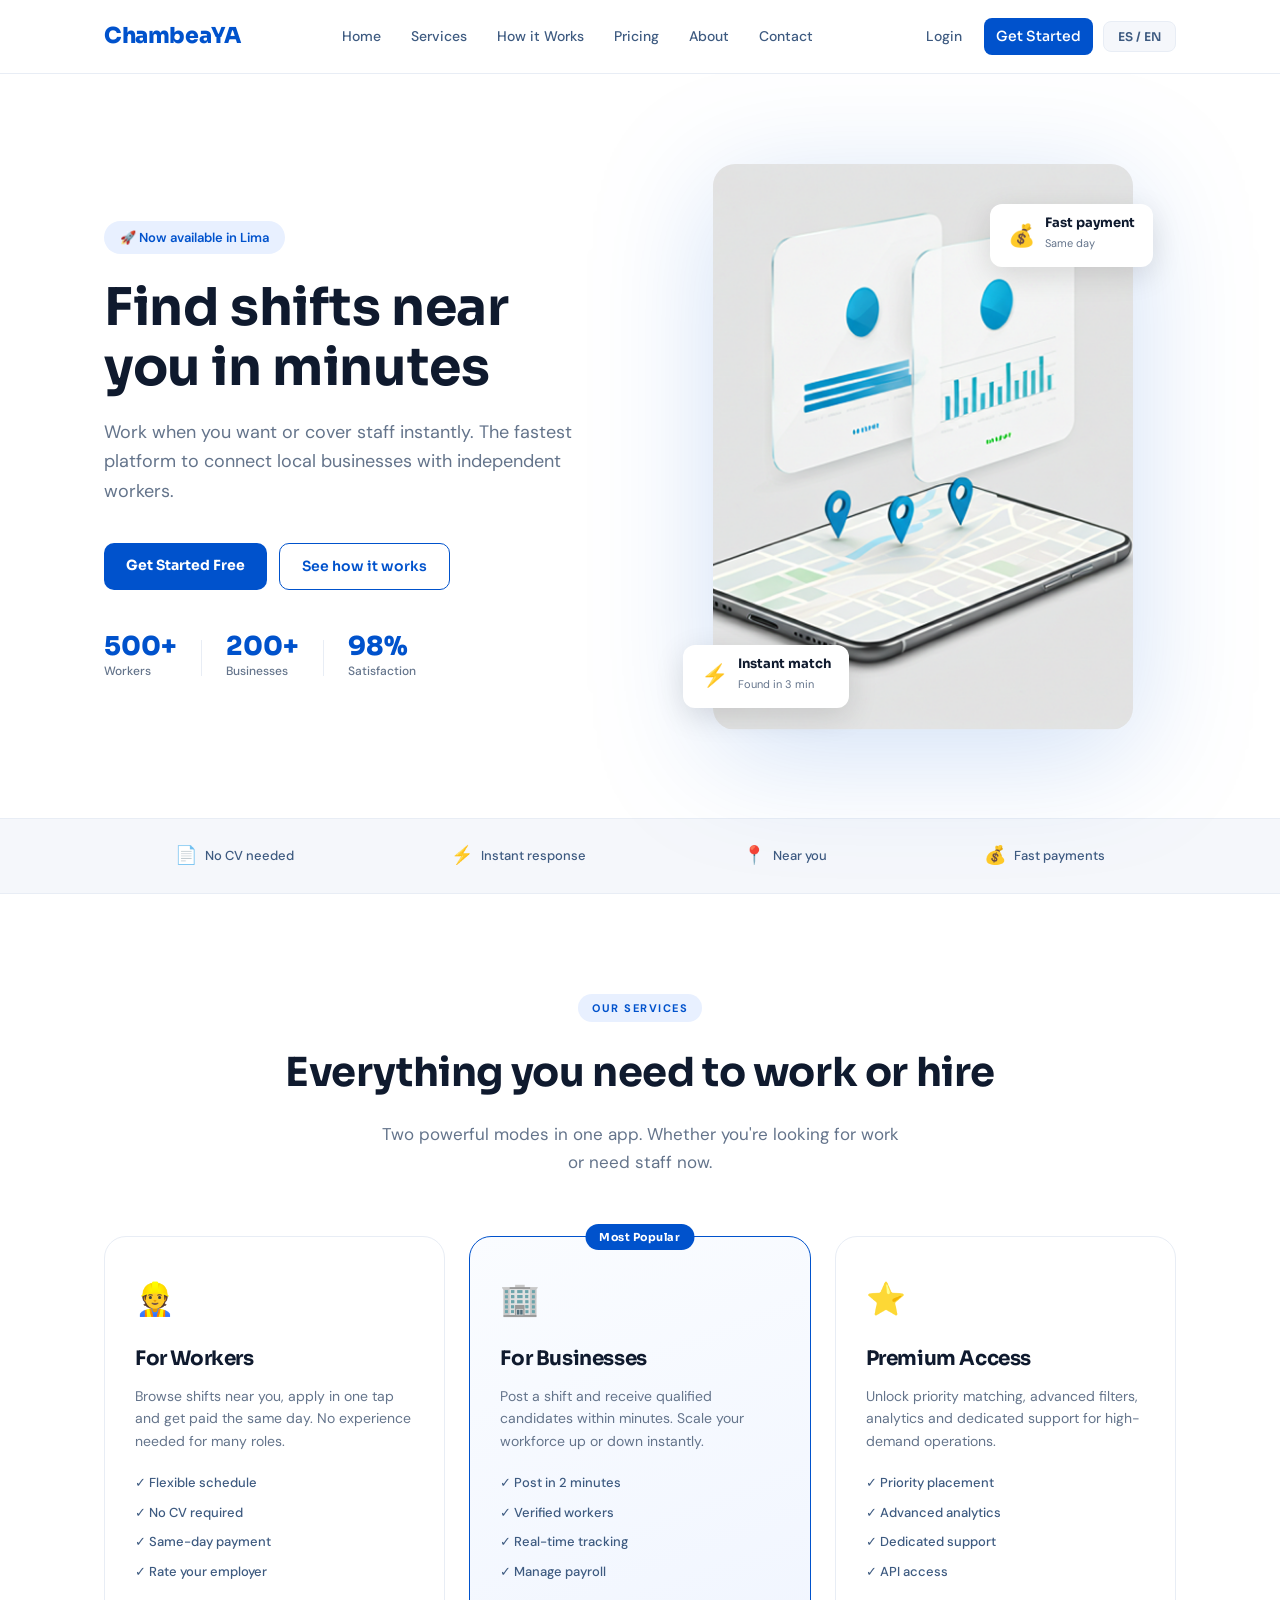
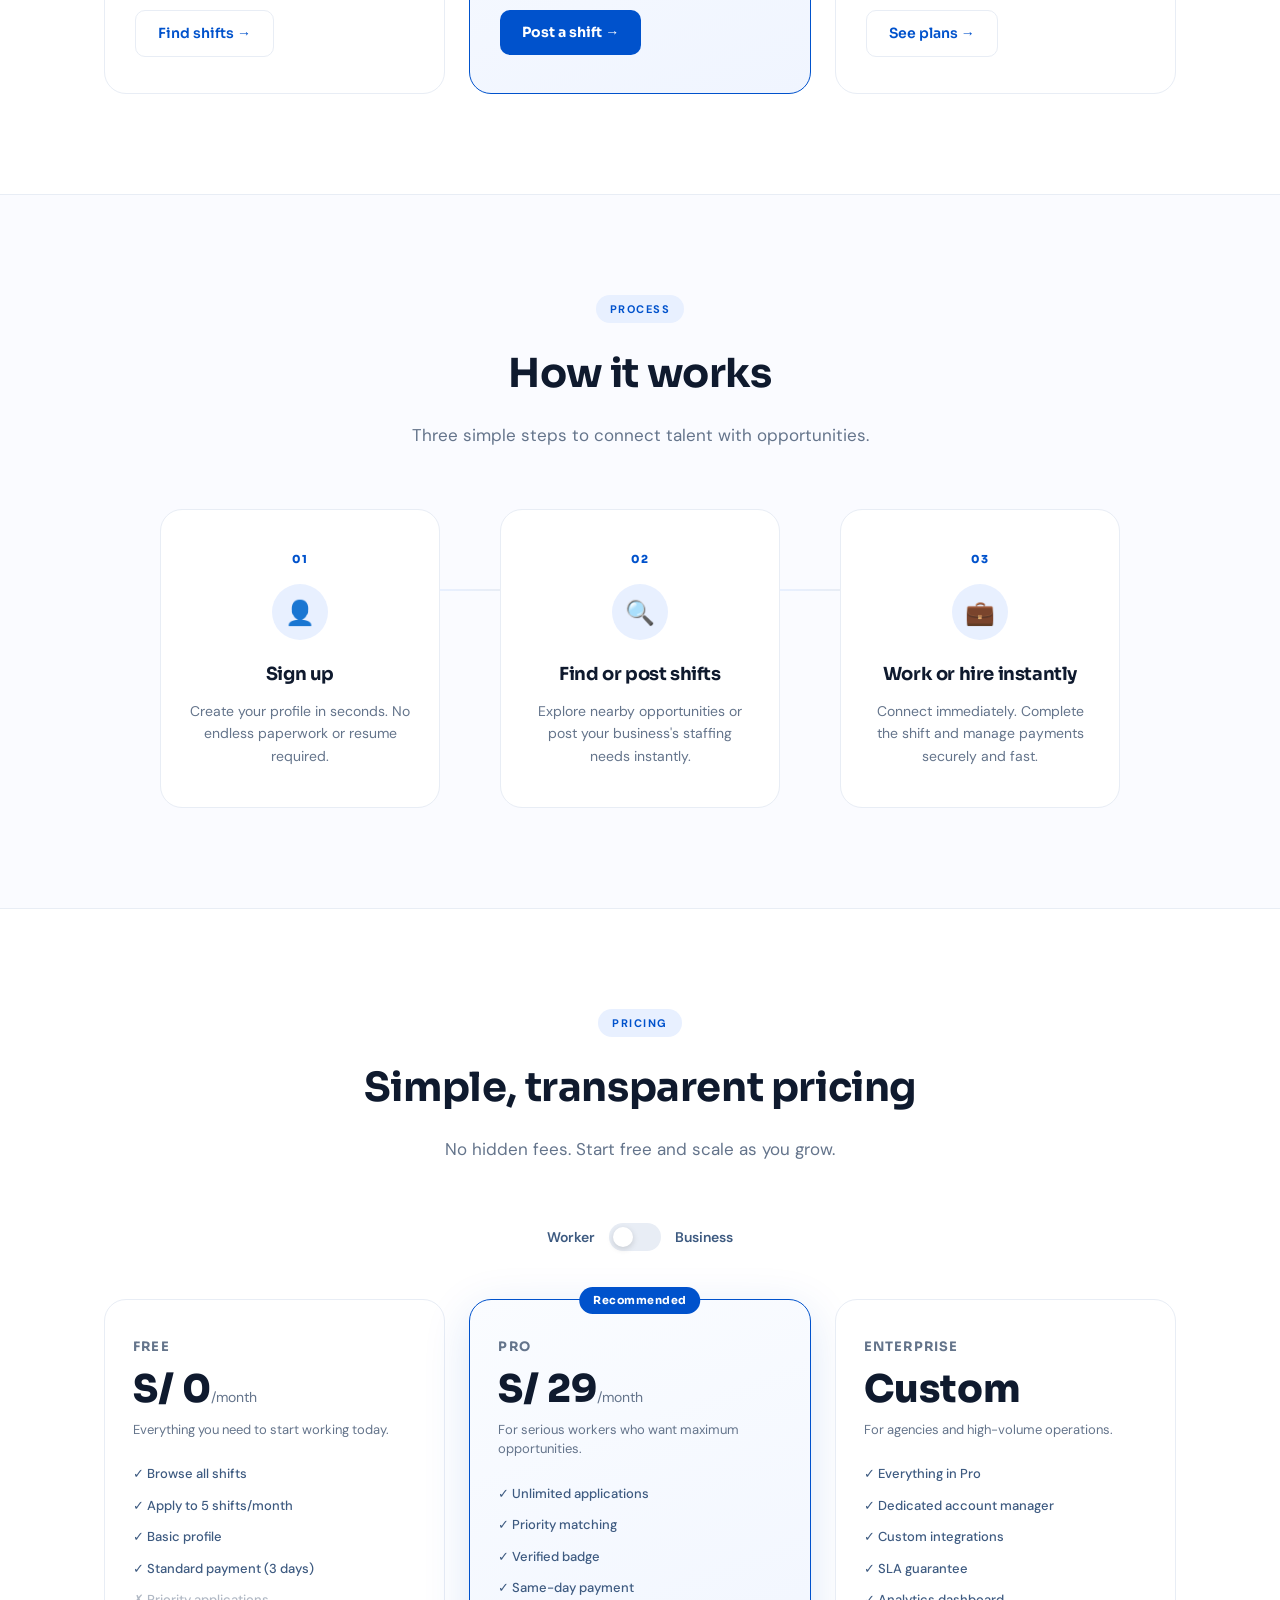
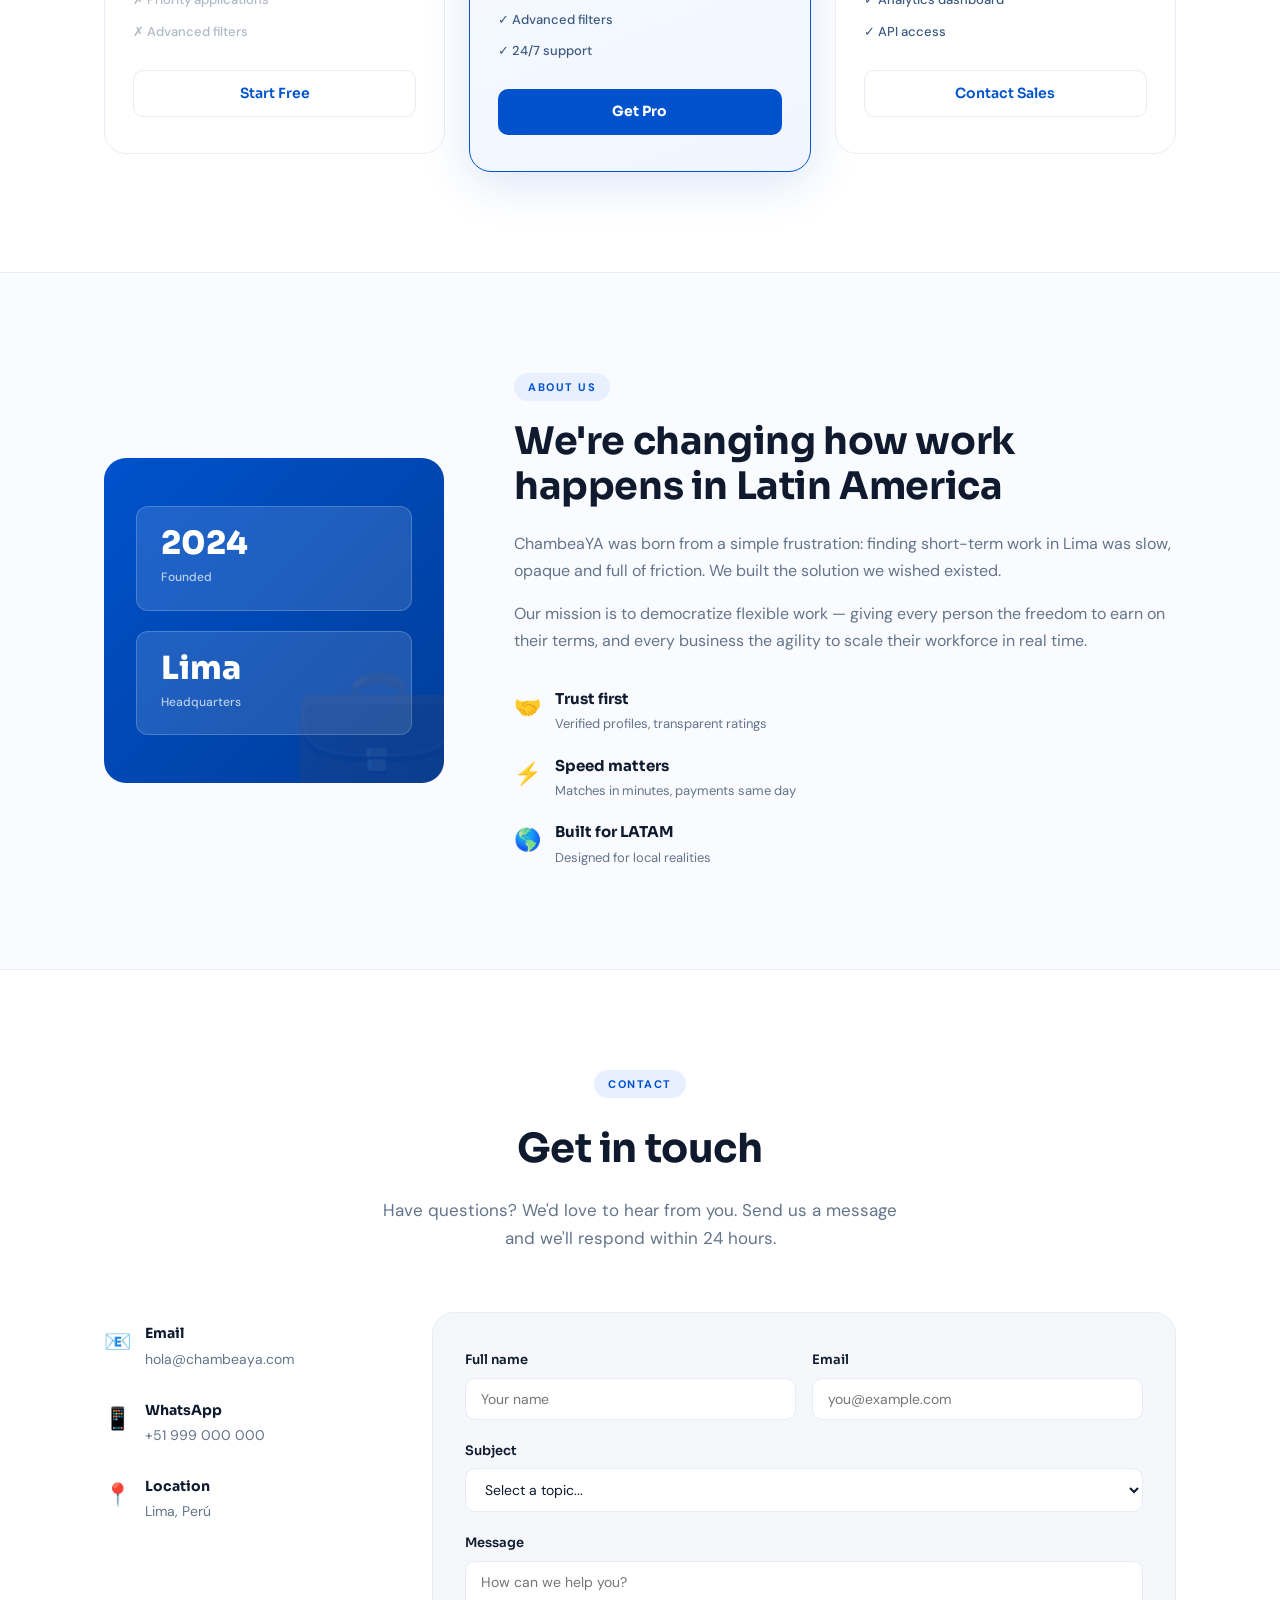
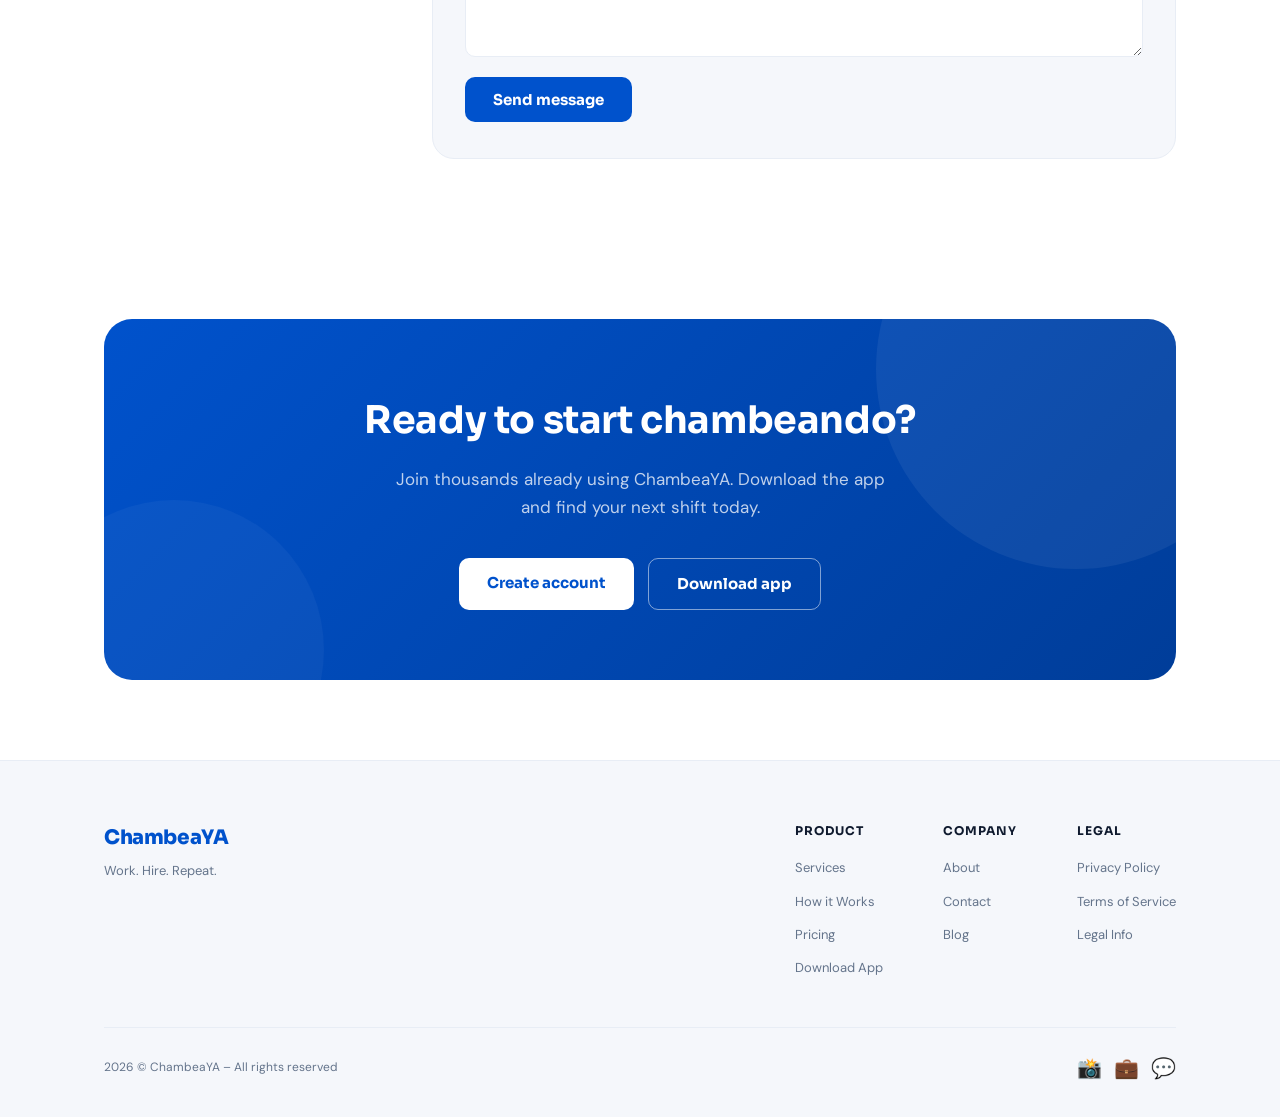
<file: index.html>
<!DOCTYPE html>
<html lang="en">
<head>
    <meta charset="UTF-8">
    <meta name="viewport" content="width=device-width, initial-scale=1.0">
    <title>ChambeaYA - Find shifts near you</title>
    <link href="https://fonts.googleapis.com/css2?family=Sora:wght@400;600;700;800&family=DM+Sans:wght@400;500&display=swap" rel="stylesheet">
    <link rel="stylesheet" href="public/assets/styles/style.css">
</head>
<body>

    <!-- HEADER -->
    <header>
        <nav class="container">
            <div class="logo">ChambeaYA</div>
            <button class="menu-toggle" id="menu-toggle" aria-label="Toggle menu">
                <span></span><span></span><span></span>
            </button>
            <ul class="nav-links" id="nav-menu">
                <li><a href="#home" data-i18n="nav_home">Home</a></li>
                <li><a href="#services" data-i18n="nav_services">Services</a></li>
                <li><a href="#how" data-i18n="nav_how">How it Works</a></li>
                <li><a href="#pricing" data-i18n="nav_pricing">Pricing</a></li>
                <li><a href="#about" data-i18n="nav_about">About</a></li>
                <li><a href="#contact" data-i18n="nav_contact">Contact</a></li>
                <li><a href="#" data-i18n="nav_login" class="nav-login-mobile">Login</a></li>
                <li><a href="download.html" class="btn-primary" data-i18n="nav_get_started">Get Started</a></li>
                <li><button class="btn-lang" id="lang-switch">ES / EN</button></li>
            </ul>
            <div class="nav-auth" id="nav-auth-desktop">
                <a href="#" data-i18n="nav_login">Login</a>
                <a href="download.html" class="btn-primary" data-i18n="nav_get_started">Get Started</a>
                <button class="btn-lang" id="lang-switch-desktop">ES / EN</button>
            </div>
        </nav>
    </header>

    <main>

        <!-- HERO -->
        <section class="hero container" id="home">
            <div class="hero-content">
                <div class="hero-badge" data-i18n="hero_badge">🚀 Now available in Lima</div>
                <h1 data-i18n="hero_title">Find shifts near you <span class="highlight">in minutes</span></h1>
                <p data-i18n="hero_subtitle">Work when you want or cover staff instantly. The fastest platform to connect local businesses with independent workers.</p>
                <div class="hero-btns">
                    <a href="download.html" class="btn-primary" data-i18n="hero_btn">Get Started Free</a>
                    <a href="#how" class="btn-secondary" data-i18n="btn_how">See how it works</a>
                </div>
                <div class="hero-stats">
                    <div class="stat"><strong>500+</strong><span data-i18n="stat_workers">Workers</span></div>
                    <div class="stat-divider"></div>
                    <div class="stat"><strong>200+</strong><span data-i18n="stat_businesses">Businesses</span></div>
                    <div class="stat-divider"></div>
                    <div class="stat"><strong>98%</strong><span data-i18n="stat_satisfaction">Satisfaction</span></div>
                </div>
            </div>
            <div class="hero-image">
                <div class="hero-img-wrapper">
                    <img src="public/assets/images/Image.png" alt="ChambeaYA App Interface">
                    <div class="hero-badge-float badge-1">
                        <span class="badge-icon">⚡</span>
                        <div><strong data-i18n="badge1_title">Instant match</strong><small data-i18n="badge1_sub">Found in 3 min</small></div>
                    </div>
                    <div class="hero-badge-float badge-2">
                        <span class="badge-icon">💰</span>
                        <div><strong data-i18n="badge2_title">Fast payment</strong><small data-i18n="badge2_sub">Same day</small></div>
                    </div>
                </div>
            </div>
        </section>

        <!-- FEATURES BAR -->
        <section class="features-bar">
            <div class="container flex-row">
                <div class="feature-item"><span class="icon">📄</span><span data-i18n="feat_1">No CV needed</span></div>
                <div class="feature-item"><span class="icon">⚡</span><span data-i18n="feat_2">Instant response</span></div>
                <div class="feature-item"><span class="icon">📍</span><span data-i18n="feat_3">Near you</span></div>
                <div class="feature-item"><span class="icon">💰</span><span data-i18n="feat_4">Fast payments</span></div>
            </div>
        </section>

        <!-- SERVICES -->
        <section class="services container" id="services">
            <div class="section-label" data-i18n="services_label">Our Services</div>
            <h2 data-i18n="services_title">Everything you need to <span class="highlight">work or hire</span></h2>
            <p class="section-subtitle" data-i18n="services_subtitle">Two powerful modes in one app. Whether you're looking for work or need staff now.</p>
            <div class="services-grid">
                <div class="service-card service-worker">
                    <div class="service-icon">👷</div>
                    <h3 data-i18n="serv1_title">For Workers</h3>
                    <p data-i18n="serv1_desc">Browse shifts near you, apply in one tap and get paid the same day. No experience needed for many roles.</p>
                    <ul class="service-list">
                        <li data-i18n="serv1_f1">✓ Flexible schedule</li>
                        <li data-i18n="serv1_f2">✓ No CV required</li>
                        <li data-i18n="serv1_f3">✓ Same-day payment</li>
                        <li data-i18n="serv1_f4">✓ Rate your employer</li>
                    </ul>
                    <a href="download.html" class="btn-outline" data-i18n="serv1_btn">Find shifts →</a>
                </div>
                <div class="service-card service-business">
                    <div class="service-badge" data-i18n="popular_badge">Most Popular</div>
                    <div class="service-icon">🏢</div>
                    <h3 data-i18n="serv2_title">For Businesses</h3>
                    <p data-i18n="serv2_desc">Post a shift and receive qualified candidates within minutes. Scale your workforce up or down instantly.</p>
                    <ul class="service-list">
                        <li data-i18n="serv2_f1">✓ Post in 2 minutes</li>
                        <li data-i18n="serv2_f2">✓ Verified workers</li>
                        <li data-i18n="serv2_f3">✓ Real-time tracking</li>
                        <li data-i18n="serv2_f4">✓ Manage payroll</li>
                    </ul>
                    <a href="download.html" class="btn-primary" data-i18n="serv2_btn">Post a shift →</a>
                </div>
                <div class="service-card service-premium">
                    <div class="service-icon">⭐</div>
                    <h3 data-i18n="serv3_title">Premium Access</h3>
                    <p data-i18n="serv3_desc">Unlock priority matching, advanced filters, analytics and dedicated support for high-demand operations.</p>
                    <ul class="service-list">
                        <li data-i18n="serv3_f1">✓ Priority placement</li>
                        <li data-i18n="serv3_f2">✓ Advanced analytics</li>
                        <li data-i18n="serv3_f3">✓ Dedicated support</li>
                        <li data-i18n="serv3_f4">✓ API access</li>
                    </ul>
                    <a href="#pricing" class="btn-outline" data-i18n="serv3_btn">See plans →</a>
                </div>
            </div>
        </section>

        <!-- HOW IT WORKS -->
        <section class="how-it-works" id="how">
            <div class="container">
                <div class="section-label" data-i18n="how_label">Process</div>
                <h2 data-i18n="how_title">How it works</h2>
                <p class="section-subtitle" data-i18n="how_subtitle">Three simple steps to connect talent with opportunities.</p>
                <div class="steps-grid">
                    <div class="step-card">
                        <div class="step-number">01</div>
                        <div class="step-icon">👤</div>
                        <h3 data-i18n="step1_title">Sign up</h3>
                        <p data-i18n="step1_desc">Create your profile in seconds. No endless paperwork or resume required.</p>
                    </div>
                    <div class="step-connector"></div>
                    <div class="step-card">
                        <div class="step-number">02</div>
                        <div class="step-icon">🔍</div>
                        <h3 data-i18n="step2_title">Find or post shifts</h3>
                        <p data-i18n="step2_desc">Explore nearby opportunities or post your business's staffing needs instantly.</p>
                    </div>
                    <div class="step-connector"></div>
                    <div class="step-card">
                        <div class="step-number">03</div>
                        <div class="step-icon">💼</div>
                        <h3 data-i18n="step3_title">Work or hire instantly</h3>
                        <p data-i18n="step3_desc">Connect immediately. Complete the shift and manage payments securely and fast.</p>
                    </div>
                </div>
            </div>
        </section>

        <!-- PRICING -->
        <section class="pricing container" id="pricing">
            <div class="section-label" data-i18n="pricing_label">Pricing</div>
            <h2 data-i18n="pricing_title">Simple, transparent pricing</h2>
            <p class="section-subtitle" data-i18n="pricing_subtitle">No hidden fees. Start free and scale as you grow.</p>
            <div class="pricing-toggle">
                <span data-i18n="toggle_worker">Worker</span>
                <button class="toggle-btn" id="pricing-toggle" aria-pressed="false"></button>
                <span data-i18n="toggle_business">Business</span>
            </div>
            <div class="pricing-grid" id="pricing-grid">
                <!-- Worker plans shown by default -->
                <div class="pricing-card" id="plan-free">
                    <div class="plan-name" data-i18n="plan_free">Free</div>
                    <div class="plan-price"><span class="price-amount">S/ 0</span><span class="price-period" data-i18n="per_month">/month</span></div>
                    <p class="plan-desc" data-i18n="plan_free_desc">Everything you need to start working today.</p>
                    <ul class="plan-features">
                        <li data-i18n="free_f1">✓ Browse all shifts</li>
                        <li data-i18n="free_f2">✓ Apply to 5 shifts/month</li>
                        <li data-i18n="free_f3">✓ Basic profile</li>
                        <li data-i18n="free_f4">✓ Standard payment (3 days)</li>
                        <li class="disabled" data-i18n="free_f5">✗ Priority applications</li>
                        <li class="disabled" data-i18n="free_f6">✗ Advanced filters</li>
                    </ul>
                    <a href="download.html" class="btn-outline" data-i18n="plan_cta_free">Start Free</a>
                </div>
                <div class="pricing-card featured" id="plan-pro">
                    <div class="plan-badge" data-i18n="recommended">Recommended</div>
                    <div class="plan-name" data-i18n="plan_pro">Pro</div>
                    <div class="plan-price"><span class="price-amount">S/ 29</span><span class="price-period" data-i18n="per_month">/month</span></div>
                    <p class="plan-desc" data-i18n="plan_pro_desc">For serious workers who want maximum opportunities.</p>
                    <ul class="plan-features">
                        <li data-i18n="pro_f1">✓ Unlimited applications</li>
                        <li data-i18n="pro_f2">✓ Priority matching</li>
                        <li data-i18n="pro_f3">✓ Verified badge</li>
                        <li data-i18n="pro_f4">✓ Same-day payment</li>
                        <li data-i18n="pro_f5">✓ Advanced filters</li>
                        <li data-i18n="pro_f6">✓ 24/7 support</li>
                    </ul>
                    <a href="download.html" class="btn-primary" data-i18n="plan_cta_pro">Get Pro</a>
                </div>
                <div class="pricing-card" id="plan-enterprise">
                    <div class="plan-name" data-i18n="plan_enterprise">Enterprise</div>
                    <div class="plan-price"><span class="price-amount" data-i18n="custom_price">Custom</span></div>
                    <p class="plan-desc" data-i18n="plan_ent_desc">For agencies and high-volume operations.</p>
                    <ul class="plan-features">
                        <li data-i18n="ent_f1">✓ Everything in Pro</li>
                        <li data-i18n="ent_f2">✓ Dedicated account manager</li>
                        <li data-i18n="ent_f3">✓ Custom integrations</li>
                        <li data-i18n="ent_f4">✓ SLA guarantee</li>
                        <li data-i18n="ent_f5">✓ Analytics dashboard</li>
                        <li data-i18n="ent_f6">✓ API access</li>
                    </ul>
                    <a href="#contact" class="btn-outline" data-i18n="plan_cta_ent">Contact Sales</a>
                </div>
            </div>
        </section>

        <!-- ABOUT -->
        <section class="about" id="about">
            <div class="container about-inner">
                <div class="about-image">
                    <div class="about-img-block">
                        <div class="about-stat-card">
                            <strong>2024</strong>
                            <span data-i18n="about_founded">Founded</span>
                        </div>
                        <div class="about-stat-card">
                            <strong>Lima</strong>
                            <span data-i18n="about_hq">Headquarters</span>
                        </div>
                    </div>
                </div>
                <div class="about-content">
                    <div class="section-label" data-i18n="about_label">About Us</div>
                    <h2 data-i18n="about_title">We're changing how <span class="highlight">work happens</span> in Latin America</h2>
                    <p data-i18n="about_p1">ChambeaYA was born from a simple frustration: finding short-term work in Lima was slow, opaque and full of friction. We built the solution we wished existed.</p>
                    <p data-i18n="about_p2">Our mission is to democratize flexible work — giving every person the freedom to earn on their terms, and every business the agility to scale their workforce in real time.</p>
                    <div class="about-values">
                        <div class="value-item">
                            <span class="value-icon">🤝</span>
                            <div>
                                <strong data-i18n="val1_title">Trust first</strong>
                                <p data-i18n="val1_desc">Verified profiles, transparent ratings</p>
                            </div>
                        </div>
                        <div class="value-item">
                            <span class="value-icon">⚡</span>
                            <div>
                                <strong data-i18n="val2_title">Speed matters</strong>
                                <p data-i18n="val2_desc">Matches in minutes, payments same day</p>
                            </div>
                        </div>
                        <div class="value-item">
                            <span class="value-icon">🌎</span>
                            <div>
                                <strong data-i18n="val3_title">Built for LATAM</strong>
                                <p data-i18n="val3_desc">Designed for local realities</p>
                            </div>
                        </div>
                    </div>
                </div>
            </div>
        </section>

        <!-- CONTACT -->
        <section class="contact container" id="contact">
            <div class="section-label" data-i18n="contact_label">Contact</div>
            <h2 data-i18n="contact_title">Get in touch</h2>
            <p class="section-subtitle" data-i18n="contact_subtitle">Have questions? We'd love to hear from you. Send us a message and we'll respond within 24 hours.</p>
            <div class="contact-grid">
                <div class="contact-info">
                    <div class="contact-item">
                        <span class="contact-icon">📧</span>
                        <div>
                            <strong data-i18n="contact_email_label">Email</strong>
                            <p>hola@chambeaya.com</p>
                        </div>
                    </div>
                    <div class="contact-item">
                        <span class="contact-icon">📱</span>
                        <div>
                            <strong data-i18n="contact_phone_label">WhatsApp</strong>
                            <p>+51 999 000 000</p>
                        </div>
                    </div>
                    <div class="contact-item">
                        <span class="contact-icon">📍</span>
                        <div>
                            <strong data-i18n="contact_location_label">Location</strong>
                            <p data-i18n="contact_location">Lima, Perú</p>
                        </div>
                    </div>
                </div>
                <form class="contact-form" id="contact-form" novalidate>
                    <div class="form-row">
                        <div class="form-group">
                            <label data-i18n="form_name">Full name</label>
                            <input type="text" id="form-name" data-i18n-placeholder="form_name_ph" placeholder="Your name" required>
                        </div>
                        <div class="form-group">
                            <label data-i18n="form_email">Email</label>
                            <input type="email" id="form-email" data-i18n-placeholder="form_email_ph" placeholder="you@example.com" required>
                        </div>
                    </div>
                    <div class="form-group">
                        <label data-i18n="form_subject">Subject</label>
                        <select id="form-subject">
                            <option value="" data-i18n="form_subject_default">Select a topic...</option>
                            <option value="worker" data-i18n="form_sub_worker">I'm looking for work</option>
                            <option value="business" data-i18n="form_sub_biz">I need staff</option>
                            <option value="support" data-i18n="form_sub_support">Support</option>
                            <option value="other" data-i18n="form_sub_other">Other</option>
                        </select>
                    </div>
                    <div class="form-group">
                        <label data-i18n="form_message">Message</label>
                        <textarea id="form-message" rows="4" data-i18n-placeholder="form_msg_ph" placeholder="How can we help you?" required></textarea>
                    </div>
                    <button type="submit" class="btn-primary" data-i18n="form_send">Send message</button>
                    <div class="form-success" id="form-success" data-i18n="form_success_msg">✓ Message sent! We'll get back to you soon.</div>
                </form>
            </div>
        </section>

        <!-- CTA BOTTOM -->
        <section class="cta container">
            <div class="cta-box">
                <h2 data-i18n="testi_cta_title">Ready to start chambeando?</h2>
                <p data-i18n="testi_cta_sub">Join thousands already using ChambeaYA. Download the app and find your next shift today.</p>
                <div class="cta-btns">
                    <a href="download.html" class="btn-white" data-i18n="cta_btn1">Create account</a>
                    <a href="download.html" class="btn-outline-white" data-i18n="cta_btn2">Download app</a>
                </div>
            </div>
        </section>

    </main>

    <!-- FOOTER -->
    <footer>
        <div class="container">
            <div class="footer-top">
                <div class="footer-brand">
                    <div class="footer-logo">ChambeaYA</div>
                    <p class="footer-tagline" data-i18n="footer_tagline">Work. Hire. Repeat.</p>
                </div>
                <div class="footer-nav">
                    <div class="footer-col">
                        <strong data-i18n="footer_col1">Product</strong>
                        <a href="#services" data-i18n="nav_services">Services</a>
                        <a href="#how" data-i18n="nav_how">How it Works</a>
                        <a href="#pricing" data-i18n="nav_pricing">Pricing</a>
                        <a href="download.html" data-i18n="footer_download">Download App</a>
                    </div>
                    <div class="footer-col">
                        <strong data-i18n="footer_col2">Company</strong>
                        <a href="#about" data-i18n="nav_about">About</a>
                        <a href="#contact" data-i18n="nav_contact">Contact</a>
                        <a href="#" data-i18n="footer_blog">Blog</a>
                    </div>
                    <div class="footer-col">
                        <strong data-i18n="footer_col3">Legal</strong>
                        <a href="#" data-i18n="footer_privacy">Privacy Policy</a>
                        <a href="#" data-i18n="footer_terms">Terms of Service</a>
                        <a href="#" data-i18n="footer_legal">Legal Info</a>
                    </div>
                </div>
            </div>
            <div class="footer-bottom">
                <p class="copyright" data-i18n="footer_copy">2026 © ChambeaYA – All rights reserved</p>
                <div class="footer-social">
                    <a href="#" aria-label="Instagram">📸</a>
                    <a href="#" aria-label="LinkedIn">💼</a>
                    <a href="#" aria-label="WhatsApp">💬</a>
                </div>
            </div>
        </div>
    </footer>

    <script type="module" src="public/assets/scripts/main.js"></script>
</body>
</html>
</file>
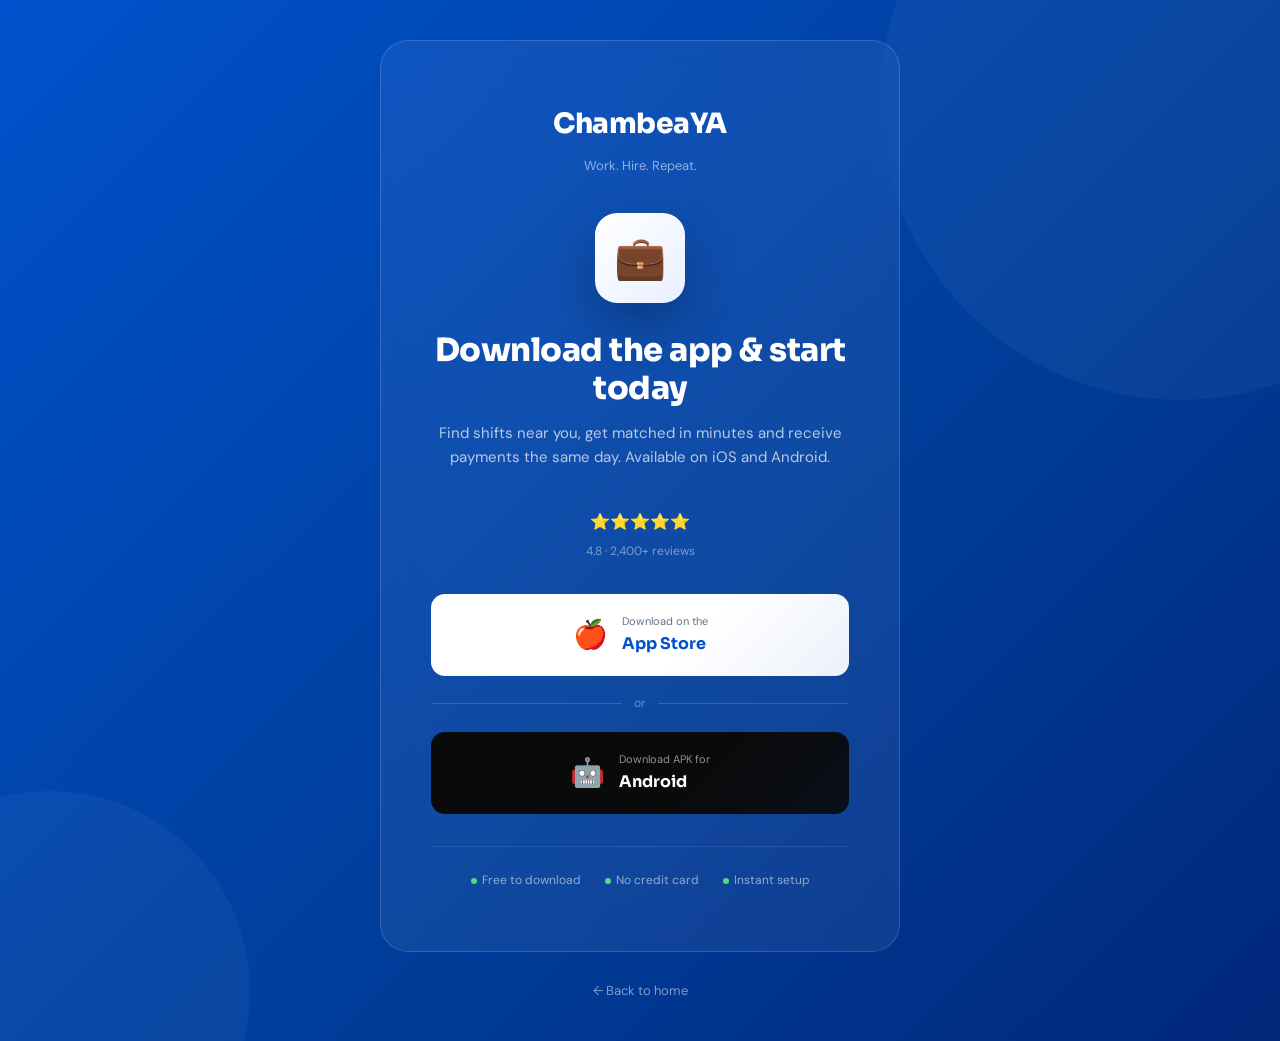
<file: download.html>
<!DOCTYPE html>
<html lang="en">
<head>
    <meta charset="UTF-8">
    <meta name="viewport" content="width=device-width, initial-scale=1.0">
    <title>Download ChambeaYA</title>
    <link href="https://fonts.googleapis.com/css2?family=Sora:wght@400;600;700;800&family=DM+Sans:wght@400;500&display=swap" rel="stylesheet">
    <link rel="stylesheet" href="public/assets/styles/style.css">
    <style>
        .download-page {
            min-height: 100vh;
            display: flex;
            flex-direction: column;
            align-items: center;
            justify-content: center;
            background: linear-gradient(135deg, #0052cc 0%, #003d99 60%, #00277a 100%);
            text-align: center;
            padding: 40px 20px;
            position: relative;
            overflow: hidden;
        }

        .download-page::before {
            content: '';
            position: absolute;
            width: 600px; height: 600px;
            background: rgba(255,255,255,0.04);
            border-radius: 50%;
            top: -200px; right: -200px;
        }

        .download-page::after {
            content: '';
            position: absolute;
            width: 400px; height: 400px;
            background: rgba(255,255,255,0.04);
            border-radius: 50%;
            bottom: -150px; left: -150px;
        }

        .download-card {
            background: rgba(255,255,255,0.06);
            backdrop-filter: blur(20px);
            border: 1px solid rgba(255,255,255,0.15);
            border-radius: 28px;
            padding: 60px 50px;
            max-width: 520px;
            width: 100%;
            position: relative;
            z-index: 2;
            animation: fadeUp 0.6s ease both;
        }

        @keyframes fadeUp {
            from { opacity: 0; transform: translateY(30px); }
            to { opacity: 1; transform: translateY(0); }
        }

        .dl-logo {
            font-family: 'Sora', sans-serif;
            font-size: 28px;
            font-weight: 800;
            color: #fff;
            margin-bottom: 8px;
            letter-spacing: -0.5px;
        }

        .dl-tagline {
            font-size: 13px;
            color: rgba(255,255,255,0.55);
            margin-bottom: 36px;
            font-family: 'DM Sans', sans-serif;
        }

        .dl-app-icon {
            width: 90px;
            height: 90px;
            background: linear-gradient(135deg, #fff 0%, #e8f0ff 100%);
            border-radius: 22px;
            display: flex;
            align-items: center;
            justify-content: center;
            font-size: 42px;
            margin: 0 auto 28px;
            box-shadow: 0 20px 50px rgba(0,0,0,0.25);
        }

        .dl-title {
            font-family: 'Sora', sans-serif;
            font-size: 32px;
            font-weight: 800;
            color: #fff;
            line-height: 1.2;
            margin-bottom: 14px;
            letter-spacing: -0.5px;
        }

        .dl-subtitle {
            font-family: 'DM Sans', sans-serif;
            font-size: 15px;
            color: rgba(255,255,255,0.7);
            margin-bottom: 40px;
            line-height: 1.6;
        }

        .dl-buttons {
            display: flex;
            flex-direction: column;
            gap: 14px;
            margin-bottom: 32px;
        }

        .dl-btn {
            display: flex;
            align-items: center;
            justify-content: center;
            gap: 14px;
            background: #fff;
            color: #0052cc;
            padding: 18px 28px;
            border-radius: 14px;
            font-family: 'Sora', sans-serif;
            font-weight: 700;
            font-size: 15px;
            text-decoration: none;
            transition: all 0.25s ease;
            border: none;
            cursor: pointer;
            position: relative;
            overflow: hidden;
        }

        .dl-btn::after {
            content: '';
            position: absolute;
            inset: 0;
            background: linear-gradient(135deg, transparent 60%, rgba(0,82,204,0.08));
        }

        .dl-btn:hover {
            transform: translateY(-2px);
            box-shadow: 0 16px 40px rgba(0,0,0,0.3);
        }

        .dl-btn-store-icon {
            font-size: 28px;
            flex-shrink: 0;
        }

        .dl-btn-text {
            text-align: left;
        }

        .dl-btn-text small {
            display: block;
            font-weight: 400;
            font-size: 11px;
            color: #64748b;
            font-family: 'DM Sans', sans-serif;
        }

        .dl-btn-text span {
            display: block;
            font-size: 16px;
        }

        .dl-btn.android {
            background: #0a0a0a;
            color: #fff;
        }

        .dl-btn.android small { color: rgba(255,255,255,0.55); }

        .dl-divider {
            display: flex;
            align-items: center;
            gap: 12px;
            margin: 4px 0;
        }

        .dl-divider-line {
            flex: 1;
            height: 1px;
            background: rgba(255,255,255,0.15);
        }

        .dl-divider-text {
            font-size: 12px;
            color: rgba(255,255,255,0.4);
            font-family: 'DM Sans', sans-serif;
        }

        .dl-features {
            display: flex;
            justify-content: center;
            gap: 24px;
            padding-top: 24px;
            border-top: 1px solid rgba(255,255,255,0.1);
        }

        .dl-feat {
            font-family: 'DM Sans', sans-serif;
            font-size: 12px;
            color: rgba(255,255,255,0.55);
            display: flex;
            align-items: center;
            gap: 5px;
        }

        .dl-feat-dot {
            width: 6px; height: 6px;
            background: #4ade80;
            border-radius: 50%;
            display: inline-block;
        }

        .dl-back {
            margin-top: 28px;
            font-family: 'DM Sans', sans-serif;
            font-size: 13px;
            color: rgba(255,255,255,0.5);
            text-decoration: none;
            display: inline-flex;
            align-items: center;
            gap: 6px;
            transition: color 0.2s;
            position: relative;
            z-index: 2;
        }

        .dl-back:hover { color: rgba(255,255,255,0.85); }

        .dl-stars {
            display: flex;
            justify-content: center;
            gap: 4px;
            margin-bottom: 6px;
            font-size: 16px;
        }

        .dl-rating-text {
            font-size: 12px;
            color: rgba(255,255,255,0.45);
            font-family: 'DM Sans', sans-serif;
            margin-bottom: 32px;
        }

        @media (max-width: 480px) {
            .download-card { padding: 40px 24px; }
            .dl-title { font-size: 26px; }
            .dl-features { flex-direction: column; align-items: center; gap: 10px; }
        }
    </style>
</head>
<body>
    <div class="download-page">
        <div class="download-card">
            <div class="dl-logo">ChambeaYA</div>
            <div class="dl-tagline">Work. Hire. Repeat.</div>
            <div class="dl-app-icon">💼</div>
            <h1 class="dl-title">Download the app &amp; start today</h1>
            <p class="dl-subtitle">Find shifts near you, get matched in minutes and receive payments the same day. Available on iOS and Android.</p>
            <div class="dl-stars">⭐⭐⭐⭐⭐</div>
            <p class="dl-rating-text">4.8 · 2,400+ reviews</p>
            <div class="dl-buttons">
                <a href="https://github.com/app-movil-3821/chambaya-multiplatform-app-distribution/releases/download/realese-1.0.1/app-release.apk" class="dl-btn ios">
                    <span class="dl-btn-store-icon">🍎</span>
                    <div class="dl-btn-text">
                        <small>Download on the</small>
                        <span>App Store</span>
                    </div>
                </a>
                <div class="dl-divider">
                    <div class="dl-divider-line"></div>
                    <span class="dl-divider-text">or</span>
                    <div class="dl-divider-line"></div>
                </div>
                <a href="  https://github.com/app-movil-3821/chambaya-app-distribution/releases/download/1.0.1/app-release.apk" class="dl-btn android">
                    <span class="dl-btn-store-icon">🤖</span>
                    <div class="dl-btn-text">
                        <small>Download APK for</small>
                        <span>Android</span>
                    </div>
                </a>
            </div>
            <div class="dl-features">
                <div class="dl-feat"><span class="dl-feat-dot"></span> Free to download</div>
                <div class="dl-feat"><span class="dl-feat-dot"></span> No credit card</div>
                <div class="dl-feat"><span class="dl-feat-dot"></span> Instant setup</div>
            </div>
        </div>
        <a href="index.html" class="dl-back">← Back to home</a>
    </div>
</body>
</html>
</file>
<file: public/assets/styles/style.css>
/* =============================================
   CHAMBEAYA — style.css
   ============================================= */

:root {
    --primary: #0052cc;
    --primary-dark: #003d99;
    --primary-light: #e8f0ff;
    --accent: #00b8a9;
    --text-dark: #0f1a2e;
    --text-mid: #3d5a80;
    --text-light: #64748b;
    --bg-light: #f5f7fb;
    --bg-section: #fafbff;
    --white: #ffffff;
    --border: #e8edf5;
    --radius: 14px;
    --radius-lg: 22px;
    --shadow: 0 4px 24px rgba(0, 82, 204, 0.09);
    --shadow-lg: 0 12px 48px rgba(0, 82, 204, 0.14);
}

* { margin: 0; padding: 0; box-sizing: border-box; }

html { scroll-behavior: smooth; }

body {
    font-family: 'DM Sans', 'Inter', sans-serif;
    color: var(--text-dark);
    line-height: 1.65;
    background: var(--white);
    -webkit-font-smoothing: antialiased;
}

h1, h2, h3, h4, .logo, .footer-logo {
    font-family: 'Sora', sans-serif;
    letter-spacing: -0.4px;
}

.container {
    max-width: 1120px;
    margin: 0 auto;
    padding: 0 24px;
}

.highlight {
    color: var(--primary);
    position: relative;
}

/* =============================================
   SECTION SHARED
   ============================================= */
.section-label {
    display: inline-block;
    background: var(--primary-light);
    color: var(--primary);
    font-size: 11px;
    font-weight: 700;
    letter-spacing: 1.5px;
    text-transform: uppercase;
    padding: 5px 14px;
    border-radius: 30px;
    margin-bottom: 18px;
}

.section-subtitle {
    color: var(--text-light);
    font-size: 17px;
    max-width: 520px;
    margin: 0 auto 60px;
}

/* =============================================
   HEADER / NAV
   ============================================= */
header {
    padding: 18px 0;
    background: rgba(255,255,255,0.9);
    backdrop-filter: blur(12px);
    border-bottom: 1px solid var(--border);
    position: sticky;
    top: 0;
    z-index: 1000;
}

nav {
    display: flex;
    justify-content: space-between;
    align-items: center;
}

.logo {
    font-size: 22px;
    font-weight: 800;
    color: var(--primary);
    z-index: 1001;
    text-decoration: none;
}

.menu-toggle {
    display: none;
    flex-direction: column;
    gap: 5px;
    background: none;
    border: none;
    cursor: pointer;
    z-index: 1001;
    padding: 4px;
}

.menu-toggle span {
    width: 24px; height: 2.5px;
    background: var(--primary);
    border-radius: 2px;
    transition: all 0.3s ease;
    display: block;
}

.menu-toggle.active span:nth-child(1) { transform: rotate(45deg) translate(5px, 5px); }
.menu-toggle.active span:nth-child(2) { opacity: 0; }
.menu-toggle.active span:nth-child(3) { transform: rotate(-45deg) translate(5px, -5px); }

.nav-links {
    display: flex;
    list-style: none;
    gap: 6px;
    align-items: center;
}

.nav-links a {
    text-decoration: none;
    color: var(--text-mid);
    font-size: 14px;
    font-weight: 500;
    padding: 7px 12px;
    border-radius: 8px;
    transition: color 0.2s, background 0.2s;
}

.nav-links a:hover { color: var(--primary); background: var(--primary-light); }

.nav-links li:nth-child(n+7) { display: none; }

.nav-auth {
    display: flex;
    align-items: center;
    gap: 10px;
}

.nav-auth a {
    text-decoration: none;
    color: var(--text-mid);
    font-size: 14px;
    font-weight: 500;
    padding: 7px 12px;
    border-radius: 8px;
    transition: color 0.2s;
}

.nav-auth a:hover { color: var(--primary); }

/* =============================================
   BUTTONS
   ============================================= */
.btn-primary {
    background: var(--primary);
    color: #fff !important;
    padding: 11px 22px;
    border-radius: 10px;
    border: none;
    cursor: pointer;
    font-weight: 700;
    font-size: 14px;
    font-family: 'Sora', sans-serif;
    transition: background 0.25s, transform 0.2s, box-shadow 0.25s;
    display: inline-block;
    text-decoration: none;
    white-space: nowrap;
}

.btn-primary:hover {
    background: var(--primary-dark);
    transform: translateY(-1px);
    box-shadow: 0 6px 20px rgba(0,82,204,0.3);
}

.btn-secondary {
    background: transparent;
    color: var(--primary);
    padding: 11px 22px;
    border-radius: 10px;
    border: 1.5px solid var(--primary);
    cursor: pointer;
    font-weight: 600;
    font-size: 14px;
    font-family: 'Sora', sans-serif;
    transition: all 0.25s;
    text-decoration: none;
    display: inline-block;
    white-space: nowrap;
}

.btn-secondary:hover {
    background: var(--primary-light);
    transform: translateY(-1px);
}

.btn-outline {
    background: transparent;
    color: var(--primary);
    padding: 11px 22px;
    border-radius: 10px;
    border: 1.5px solid var(--border);
    cursor: pointer;
    font-weight: 600;
    font-size: 14px;
    font-family: 'Sora', sans-serif;
    transition: all 0.25s;
    text-decoration: none;
    display: inline-block;
}

.btn-outline:hover { border-color: var(--primary); background: var(--primary-light); }

.btn-white {
    background: #fff;
    color: var(--primary) !important;
    padding: 13px 28px;
    border-radius: 10px;
    border: none;
    cursor: pointer;
    font-weight: 700;
    font-size: 15px;
    font-family: 'Sora', sans-serif;
    transition: all 0.25s;
    text-decoration: none;
    display: inline-block;
}

.btn-white:hover { transform: translateY(-1px); box-shadow: 0 8px 24px rgba(0,0,0,0.15); }

.btn-outline-white {
    background: transparent;
    color: #fff !important;
    padding: 13px 28px;
    border-radius: 10px;
    border: 1.5px solid rgba(255,255,255,0.5);
    cursor: pointer;
    font-weight: 700;
    font-size: 15px;
    font-family: 'Sora', sans-serif;
    transition: all 0.25s;
    text-decoration: none;
    display: inline-block;
}

.btn-outline-white:hover { border-color: #fff; background: rgba(255,255,255,0.1); }

.btn-lang {
    background: var(--bg-light);
    color: var(--text-mid);
    border: 1px solid var(--border);
    padding: 7px 14px;
    border-radius: 8px;
    font-size: 12px;
    font-weight: 600;
    cursor: pointer;
    font-family: 'Sora', sans-serif;
    transition: all 0.2s;
    white-space: nowrap;
}

.btn-lang:hover { background: var(--primary-light); color: var(--primary); border-color: var(--primary); }

/* =============================================
   HERO
   ============================================= */
.hero {
    display: flex;
    align-items: center;
    padding: 90px 24px 80px;
    gap: 60px;
}

.hero-content { flex: 1; }

.hero-badge {
    display: inline-block;
    background: var(--primary-light);
    color: var(--primary);
    font-size: 13px;
    font-weight: 600;
    padding: 6px 16px;
    border-radius: 30px;
    margin-bottom: 24px;
}

.hero-content h1 {
    font-size: 52px;
    line-height: 1.15;
    margin-bottom: 20px;
    color: var(--text-dark);
}

.hero-content p {
    color: var(--text-light);
    font-size: 18px;
    margin-bottom: 36px;
    max-width: 480px;
}

.hero-btns {
    display: flex;
    gap: 12px;
    margin-bottom: 44px;
}

.hero-stats {
    display: flex;
    align-items: center;
    gap: 24px;
}

.stat {
    display: flex;
    flex-direction: column;
    gap: 2px;
}

.stat strong {
    font-family: 'Sora', sans-serif;
    font-size: 26px;
    font-weight: 800;
    color: var(--primary);
    line-height: 1;
}

.stat span {
    font-size: 12px;
    color: var(--text-light);
    font-weight: 500;
}

.stat-divider {
    width: 1px;
    height: 36px;
    background: var(--border);
}

.hero-image {
    flex: 1;
    display: flex;
    justify-content: center;
}

.hero-img-wrapper {
    position: relative;
    max-width: 420px;
    width: 100%;
}

.hero-img-wrapper img {
    width: 100%;
    border-radius: var(--radius-lg);
    filter: drop-shadow(0 24px 60px rgba(0,82,204,0.18));
}

.hero-badge-float {
    position: absolute;
    background: #fff;
    border-radius: 12px;
    padding: 12px 18px;
    display: flex;
    align-items: center;
    gap: 10px;
    box-shadow: 0 8px 30px rgba(0,0,0,0.12);
    animation: float 3s ease-in-out infinite;
}

.badge-1 { bottom: 30px; left: -30px; animation-delay: 0s; }
.badge-2 { top: 40px; right: -20px; animation-delay: 1.5s; }

@keyframes float {
    0%, 100% { transform: translateY(0); }
    50% { transform: translateY(-8px); }
}

.badge-icon { font-size: 22px; }

.hero-badge-float strong {
    display: block;
    font-size: 13px;
    font-weight: 700;
    color: var(--text-dark);
    font-family: 'Sora', sans-serif;
    line-height: 1;
}

.hero-badge-float small {
    font-size: 11px;
    color: var(--text-light);
}

/* =============================================
   FEATURES BAR
   ============================================= */
.features-bar {
    background: var(--bg-light);
    padding: 22px 0;
    border-top: 1px solid var(--border);
    border-bottom: 1px solid var(--border);
}

.flex-row {
    display: flex;
    justify-content: space-around;
    flex-wrap: wrap;
    gap: 16px;
}

.feature-item {
    font-size: 13px;
    color: var(--text-mid);
    font-weight: 500;
    display: flex;
    align-items: center;
    gap: 8px;
}

.icon { font-size: 18px; }

/* =============================================
   SERVICES
   ============================================= */
.services {
    padding: 100px 24px;
    text-align: center;
}

.services h2 { font-size: 40px; margin-bottom: 14px; }

.services-grid {
    display: grid;
    grid-template-columns: repeat(3, 1fr);
    gap: 24px;
    margin-top: 0;
    text-align: left;
}

.service-card {
    background: var(--white);
    border: 1.5px solid var(--border);
    border-radius: var(--radius-lg);
    padding: 36px 30px;
    position: relative;
    transition: transform 0.3s, box-shadow 0.3s, border-color 0.3s;
}

.service-card:hover {
    transform: translateY(-6px);
    box-shadow: var(--shadow-lg);
    border-color: var(--primary);
}

.service-business {
    border-color: var(--primary);
    background: linear-gradient(160deg, #fafcff 0%, #f0f5ff 100%);
}

.service-badge {
    position: absolute;
    top: -13px;
    left: 50%;
    transform: translateX(-50%);
    background: var(--primary);
    color: #fff;
    font-size: 11px;
    font-weight: 700;
    letter-spacing: 0.5px;
    padding: 4px 14px;
    border-radius: 20px;
    white-space: nowrap;
    font-family: 'Sora', sans-serif;
}

.service-icon {
    font-size: 32px;
    margin-bottom: 16px;
    display: block;
}

.service-card h3 {
    font-size: 20px;
    font-weight: 700;
    margin-bottom: 10px;
    color: var(--text-dark);
}

.service-card p {
    color: var(--text-light);
    font-size: 14px;
    margin-bottom: 20px;
    line-height: 1.6;
}

.service-list {
    list-style: none;
    margin-bottom: 28px;
    display: flex;
    flex-direction: column;
    gap: 8px;
}

.service-list li {
    font-size: 13px;
    color: var(--text-mid);
    font-weight: 500;
}

/* =============================================
   HOW IT WORKS
   ============================================= */
.how-it-works {
    background: var(--bg-section);
    padding: 100px 0;
    text-align: center;
    border-top: 1px solid var(--border);
    border-bottom: 1px solid var(--border);
}

.how-it-works h2 { font-size: 40px; margin-bottom: 14px; }

.steps-grid {
    display: flex;
    align-items: flex-start;
    justify-content: center;
    gap: 0;
    margin-top: 0;
}

.step-card {
    flex: 1;
    max-width: 280px;
    padding: 40px 28px;
    border-radius: var(--radius-lg);
    background: var(--white);
    border: 1.5px solid var(--border);
    transition: transform 0.3s, box-shadow 0.3s;
    position: relative;
}

.step-card:hover {
    transform: translateY(-5px);
    box-shadow: var(--shadow);
}

.step-number {
    font-family: 'Sora', sans-serif;
    font-size: 11px;
    font-weight: 800;
    color: var(--primary);
    letter-spacing: 2px;
    text-transform: uppercase;
    margin-bottom: 16px;
    display: block;
}

.step-icon {
    background: var(--primary-light);
    width: 56px;
    height: 56px;
    display: flex;
    align-items: center;
    justify-content: center;
    border-radius: 50%;
    margin: 0 auto 20px;
    font-size: 24px;
}

.step-card h3 {
    font-size: 18px;
    font-weight: 700;
    margin-bottom: 10px;
}

.step-card p {
    font-size: 14px;
    color: var(--text-light);
    line-height: 1.6;
}

.step-connector {
    width: 60px;
    height: 2px;
    background: linear-gradient(90deg, var(--primary-light), var(--border));
    margin-top: 80px;
    flex-shrink: 0;
}

/* =============================================
   PRICING
   ============================================= */
.pricing {
    padding: 100px 24px;
    text-align: center;
}

.pricing h2 { font-size: 40px; margin-bottom: 14px; }

.pricing-toggle {
    display: flex;
    align-items: center;
    justify-content: center;
    gap: 14px;
    margin-bottom: 48px;
    font-size: 14px;
    font-weight: 600;
    color: var(--text-mid);
}

.toggle-btn {
    width: 52px;
    height: 28px;
    background: var(--border);
    border-radius: 30px;
    border: none;
    cursor: pointer;
    position: relative;
    transition: background 0.3s;
}

.toggle-btn::after {
    content: '';
    position: absolute;
    width: 20px; height: 20px;
    background: #fff;
    border-radius: 50%;
    top: 4px; left: 4px;
    transition: transform 0.3s;
    box-shadow: 0 2px 6px rgba(0,0,0,0.15);
}

.toggle-btn.active { background: var(--primary); }
.toggle-btn.active::after { transform: translateX(24px); }

.pricing-grid {
    display: grid;
    grid-template-columns: repeat(3, 1fr);
    gap: 24px;
    align-items: start;
}

.pricing-card {
    background: var(--white);
    border: 1.5px solid var(--border);
    border-radius: var(--radius-lg);
    padding: 36px 28px;
    text-align: left;
    position: relative;
    transition: transform 0.3s, box-shadow 0.3s;
}

.pricing-card:hover { transform: translateY(-4px); box-shadow: var(--shadow); }

.pricing-card.featured {
    border-color: var(--primary);
    background: linear-gradient(160deg, #fafcff, #f0f5ff);
    box-shadow: var(--shadow-lg);
}

.plan-badge {
    position: absolute;
    top: -13px;
    left: 50%;
    transform: translateX(-50%);
    background: var(--primary);
    color: #fff;
    font-size: 11px;
    font-weight: 700;
    letter-spacing: 0.5px;
    padding: 4px 14px;
    border-radius: 20px;
    white-space: nowrap;
    font-family: 'Sora', sans-serif;
}

.plan-name {
    font-family: 'Sora', sans-serif;
    font-size: 13px;
    font-weight: 700;
    text-transform: uppercase;
    letter-spacing: 1.2px;
    color: var(--text-light);
    margin-bottom: 12px;
}

.plan-price {
    margin-bottom: 12px;
    line-height: 1;
}

.price-amount {
    font-family: 'Sora', sans-serif;
    font-size: 38px;
    font-weight: 800;
    color: var(--text-dark);
}

.price-period {
    font-size: 14px;
    color: var(--text-light);
    font-weight: 400;
}

.plan-desc {
    font-size: 13px;
    color: var(--text-light);
    margin-bottom: 24px;
    line-height: 1.5;
}

.plan-features {
    list-style: none;
    margin-bottom: 28px;
    display: flex;
    flex-direction: column;
    gap: 10px;
}

.plan-features li {
    font-size: 13px;
    color: var(--text-mid);
    font-weight: 500;
}

.plan-features li.disabled {
    color: var(--text-light);
    opacity: 0.5;
}

.pricing-card .btn-primary,
.pricing-card .btn-outline {
    width: 100%;
    text-align: center;
}

/* =============================================
   ABOUT
   ============================================= */
.about {
    background: var(--bg-section);
    padding: 100px 0;
    border-top: 1px solid var(--border);
    border-bottom: 1px solid var(--border);
}

.about-inner {
    display: flex;
    align-items: center;
    gap: 70px;
}

.about-image {
    flex: 0 0 340px;
}

.about-img-block {
    background: linear-gradient(135deg, var(--primary) 0%, #003d99 100%);
    border-radius: var(--radius-lg);
    padding: 48px 32px;
    display: flex;
    flex-direction: column;
    gap: 20px;
    position: relative;
    overflow: hidden;
}

.about-img-block::before {
    content: '💼';
    font-size: 140px;
    position: absolute;
    right: -20px;
    bottom: -20px;
    opacity: 0.1;
    line-height: 1;
}

.about-stat-card {
    background: rgba(255,255,255,0.12);
    border: 1px solid rgba(255,255,255,0.2);
    border-radius: 12px;
    padding: 20px 24px;
    color: #fff;
}

.about-stat-card strong {
    display: block;
    font-family: 'Sora', sans-serif;
    font-size: 32px;
    font-weight: 800;
    line-height: 1;
    margin-bottom: 4px;
}

.about-stat-card span {
    font-size: 12px;
    opacity: 0.7;
    font-weight: 500;
}

.about-content { flex: 1; }

.about-content h2 {
    font-size: 38px;
    line-height: 1.2;
    margin-bottom: 20px;
}

.about-content p {
    color: var(--text-light);
    font-size: 16px;
    margin-bottom: 16px;
    line-height: 1.7;
}

.about-values {
    display: flex;
    flex-direction: column;
    gap: 18px;
    margin-top: 32px;
}

.value-item {
    display: flex;
    align-items: flex-start;
    gap: 14px;
}

.value-icon {
    font-size: 22px;
    flex-shrink: 0;
    margin-top: 2px;
}

.value-item strong {
    display: block;
    font-size: 15px;
    font-weight: 700;
    color: var(--text-dark);
    font-family: 'Sora', sans-serif;
    margin-bottom: 2px;
}

.value-item p {
    font-size: 13px;
    color: var(--text-light);
    margin: 0;
}

/* =============================================
   CONTACT
   ============================================= */
.contact {
    padding: 100px 24px;
    text-align: center;
}

.contact h2 { font-size: 40px; margin-bottom: 14px; }

.contact-grid {
    display: grid;
    grid-template-columns: 280px 1fr;
    gap: 48px;
    text-align: left;
    margin-top: 0;
}

.contact-info {
    display: flex;
    flex-direction: column;
    gap: 28px;
    padding-top: 10px;
}

.contact-item {
    display: flex;
    align-items: flex-start;
    gap: 14px;
}

.contact-icon {
    font-size: 22px;
    flex-shrink: 0;
    margin-top: 2px;
}

.contact-item strong {
    display: block;
    font-size: 14px;
    font-weight: 700;
    color: var(--text-dark);
    font-family: 'Sora', sans-serif;
    margin-bottom: 2px;
}

.contact-item p {
    font-size: 14px;
    color: var(--text-light);
    margin: 0;
}

.contact-form {
    background: var(--bg-light);
    border: 1.5px solid var(--border);
    border-radius: var(--radius-lg);
    padding: 36px 32px;
    display: flex;
    flex-direction: column;
    gap: 20px;
}

.form-row {
    display: grid;
    grid-template-columns: 1fr 1fr;
    gap: 16px;
}

.form-group {
    display: flex;
    flex-direction: column;
    gap: 7px;
}

.form-group label {
    font-size: 13px;
    font-weight: 600;
    color: var(--text-dark);
    font-family: 'Sora', sans-serif;
}

.form-group input,
.form-group select,
.form-group textarea {
    border: 1.5px solid var(--border);
    border-radius: 10px;
    padding: 11px 15px;
    font-size: 14px;
    font-family: 'DM Sans', sans-serif;
    color: var(--text-dark);
    background: var(--white);
    transition: border-color 0.2s, box-shadow 0.2s;
    outline: none;
    resize: vertical;
}

.form-group input:focus,
.form-group select:focus,
.form-group textarea:focus {
    border-color: var(--primary);
    box-shadow: 0 0 0 3px rgba(0,82,204,0.08);
}

.contact-form .btn-primary {
    align-self: flex-start;
    padding: 13px 28px;
    font-size: 15px;
}

.form-success {
    display: none;
    color: #16a34a;
    font-size: 14px;
    font-weight: 600;
    padding: 12px 18px;
    background: #f0fdf4;
    border: 1px solid #bbf7d0;
    border-radius: 10px;
}

.form-success.visible { display: block; }

/* =============================================
   CTA
   ============================================= */
.cta { padding: 60px 24px 80px; }

.cta-box {
    background: linear-gradient(135deg, var(--primary) 0%, var(--primary-dark) 100%);
    padding: 70px 60px;
    border-radius: 28px;
    text-align: center;
    position: relative;
    overflow: hidden;
}

.cta-box::before {
    content: '';
    position: absolute;
    width: 400px; height: 400px;
    background: rgba(255,255,255,0.06);
    border-radius: 50%;
    top: -150px; right: -100px;
}

.cta-box::after {
    content: '';
    position: absolute;
    width: 300px; height: 300px;
    background: rgba(255,255,255,0.04);
    border-radius: 50%;
    bottom: -120px; left: -80px;
}

.cta-box h2 {
    font-size: 38px;
    color: #fff;
    margin-bottom: 14px;
    position: relative;
    z-index: 1;
}

.cta-box p {
    color: rgba(255,255,255,0.75);
    font-size: 17px;
    margin-bottom: 36px;
    max-width: 500px;
    margin-left: auto;
    margin-right: auto;
    position: relative;
    z-index: 1;
}

.cta-btns {
    display: flex;
    justify-content: center;
    gap: 14px;
    position: relative;
    z-index: 1;
}

/* =============================================
   FOOTER
   ============================================= */
footer {
    background: var(--bg-light);
    border-top: 1px solid var(--border);
    padding: 60px 24px 32px;
}

.footer-top {
    display: flex;
    justify-content: space-between;
    gap: 40px;
    margin-bottom: 48px;
}

.footer-brand .footer-logo {
    font-size: 20px;
    font-weight: 800;
    color: var(--primary);
    margin-bottom: 6px;
}

.footer-tagline {
    font-size: 13px;
    color: var(--text-light);
}

.footer-nav {
    display: flex;
    gap: 60px;
}

.footer-col {
    display: flex;
    flex-direction: column;
    gap: 12px;
}

.footer-col strong {
    font-family: 'Sora', sans-serif;
    font-size: 12px;
    font-weight: 700;
    text-transform: uppercase;
    letter-spacing: 1px;
    color: var(--text-dark);
    margin-bottom: 4px;
}

.footer-col a {
    font-size: 13px;
    color: var(--text-light);
    text-decoration: none;
    transition: color 0.2s;
}

.footer-col a:hover { color: var(--primary); }

.footer-bottom {
    display: flex;
    justify-content: space-between;
    align-items: center;
    padding-top: 24px;
    border-top: 1px solid var(--border);
}

.copyright {
    font-size: 12px;
    color: var(--text-light);
}

.footer-social {
    display: flex;
    gap: 12px;
}

.footer-social a {
    font-size: 20px;
    text-decoration: none;
    transition: transform 0.2s;
    display: block;
}

.footer-social a:hover { transform: translateY(-2px); }

/* =============================================
   RESPONSIVE
   ============================================= */
@media (max-width: 1024px) {
    .services-grid, .pricing-grid { grid-template-columns: 1fr; max-width: 480px; margin: 0 auto; }
    .about-inner { flex-direction: column; }
    .about-image { flex: none; width: 100%; }
    .about-img-block { flex-direction: row; }
    .contact-grid { grid-template-columns: 1fr; }
    .contact-info { flex-direction: row; flex-wrap: wrap; }
    .footer-nav { gap: 36px; }
}

@media (max-width: 768px) {
    .hero {
        flex-direction: column;
        padding: 50px 20px 40px;
        gap: 40px;
        text-align: center;
    }

    .hero-content h1 { font-size: 34px; }
    .hero-content p { font-size: 16px; margin-left: auto; margin-right: auto; }
    .hero-btns { justify-content: center; flex-direction: column; align-items: center; }
    .hero-stats { justify-content: center; }
    .hero-badge-float { display: none; }

    .menu-toggle { display: flex; }

    .nav-links {
        position: fixed;
        top: 0; left: 0; right: 0;
        flex-direction: column;
        gap: 0;
        background: var(--white);
        border-bottom: 1px solid var(--border);
        max-height: 0;
        overflow: hidden;
        transition: max-height 0.35s ease;
        padding-top: 70px;
        z-index: 999;
        align-items: stretch;
        box-shadow: 0 10px 40px rgba(0,0,0,0.1);
    }

    .nav-links.active { max-height: 600px; }

    .nav-links li { padding: 0; border-bottom: 1px solid var(--border); }
    .nav-links li:nth-child(n+7) { display: list-item; }
    .nav-links a { display: block; padding: 15px 20px; color: var(--text-dark); border-radius: 0; }
    .nav-links a:hover { background: var(--primary-light); }

    .nav-links .btn-primary {
        display: block;
        margin: 16px;
        text-align: center;
        border-radius: 10px;
    }

    .nav-links .btn-lang { margin: 12px 16px 16px; }

    #nav-auth-desktop { display: none; }

    .services-grid, .pricing-grid { grid-template-columns: 1fr; }
    .steps-grid { flex-direction: column; align-items: center; }
    .step-connector { width: 2px; height: 32px; background: linear-gradient(180deg, var(--primary-light), var(--border)); margin: 0; }
    .step-card { max-width: 100%; }

    .about-img-block { flex-direction: column; }
    .about-content h2 { font-size: 28px; }

    .contact-grid { grid-template-columns: 1fr; }
    .contact-info { flex-direction: column; }
    .form-row { grid-template-columns: 1fr; }

    .cta-box { padding: 50px 24px; }
    .cta-box h2 { font-size: 28px; }
    .cta-btns { flex-direction: column; align-items: center; }

    .footer-top { flex-direction: column; }
    .footer-nav { flex-wrap: wrap; gap: 32px; }
    .footer-bottom { flex-direction: column; gap: 12px; text-align: center; }

    .services h2,
    .how-it-works h2,
    .pricing h2,
    .about-content h2,
    .contact h2 { font-size: 28px; }

    .section-subtitle { font-size: 15px; margin-bottom: 40px; }
}
</file>
